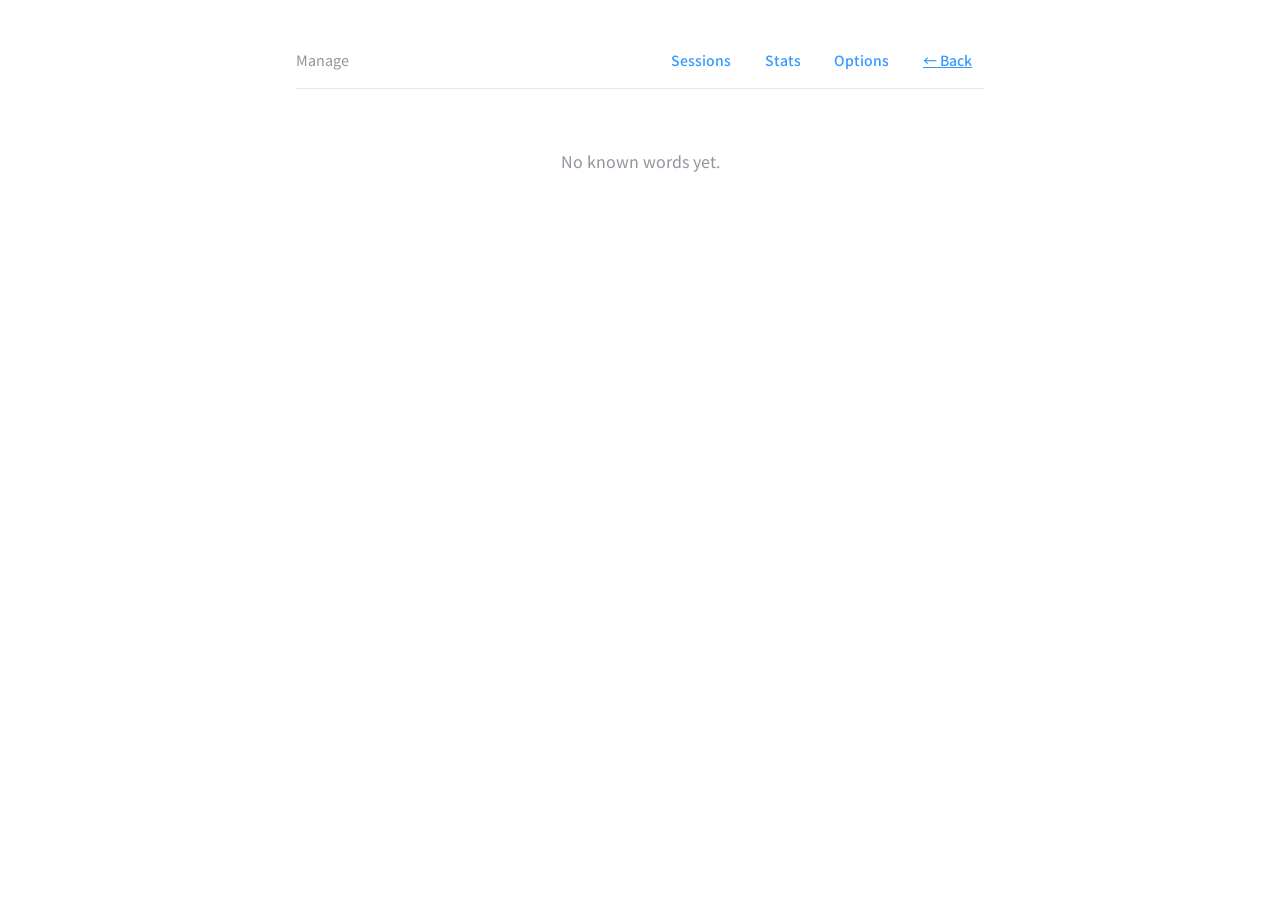
<file: library.html>
<!DOCTYPE html>
<html lang="en">
<head>
  <meta charset="UTF-8">
  <meta name="viewport" content="width=device-width, initial-scale=1.0">
  <title>Prexpose – Manage Words</title>
  <link rel="preconnect" href="https://fonts.googleapis.com">
  <link rel="preconnect" href="https://fonts.gstatic.com" crossorigin>
  <link href="https://fonts.googleapis.com/css2?family=Noto+Sans+JP:wght@400;500;700&display=swap" rel="stylesheet">
  <link rel="stylesheet" href="styles.css">
  <link rel="icon" type="image/png" sizes="32x32" href="favicon.png">
  <link rel="icon" type="image/png" sizes="16x16" href="favicon-16x16.png">
  <link rel="apple-touch-icon" sizes="180x180" href="apple-touch-icon.png">
  <script>(function(){var t=localStorage.getItem('primerTheme');if(t!=='light')document.documentElement.classList.add(t||'red')})()</script>
</head>
<body>
  <div class="app">
    <section class="status-bar">
      <span class="stat">Manage</span>
      <span class="bar-spacer"></span>
      <a href="sessions.html" class="btn btn-text">Sessions</a>
      <a href="stats.html" class="btn btn-text">Stats</a>
      <a href="options.html" class="btn btn-text">Options</a>
      <a href="index.html" class="btn btn-text btn-back">&larr; Back</a>
    </section>

    <div id="libraryList" class="word-list"></div>
    <div id="libraryEmpty" class="empty-state">
      <p>No known words yet.</p>
    </div>
  </div>

  <script type="module" src="src/manage.js"></script>
</body>
</html>
</file>
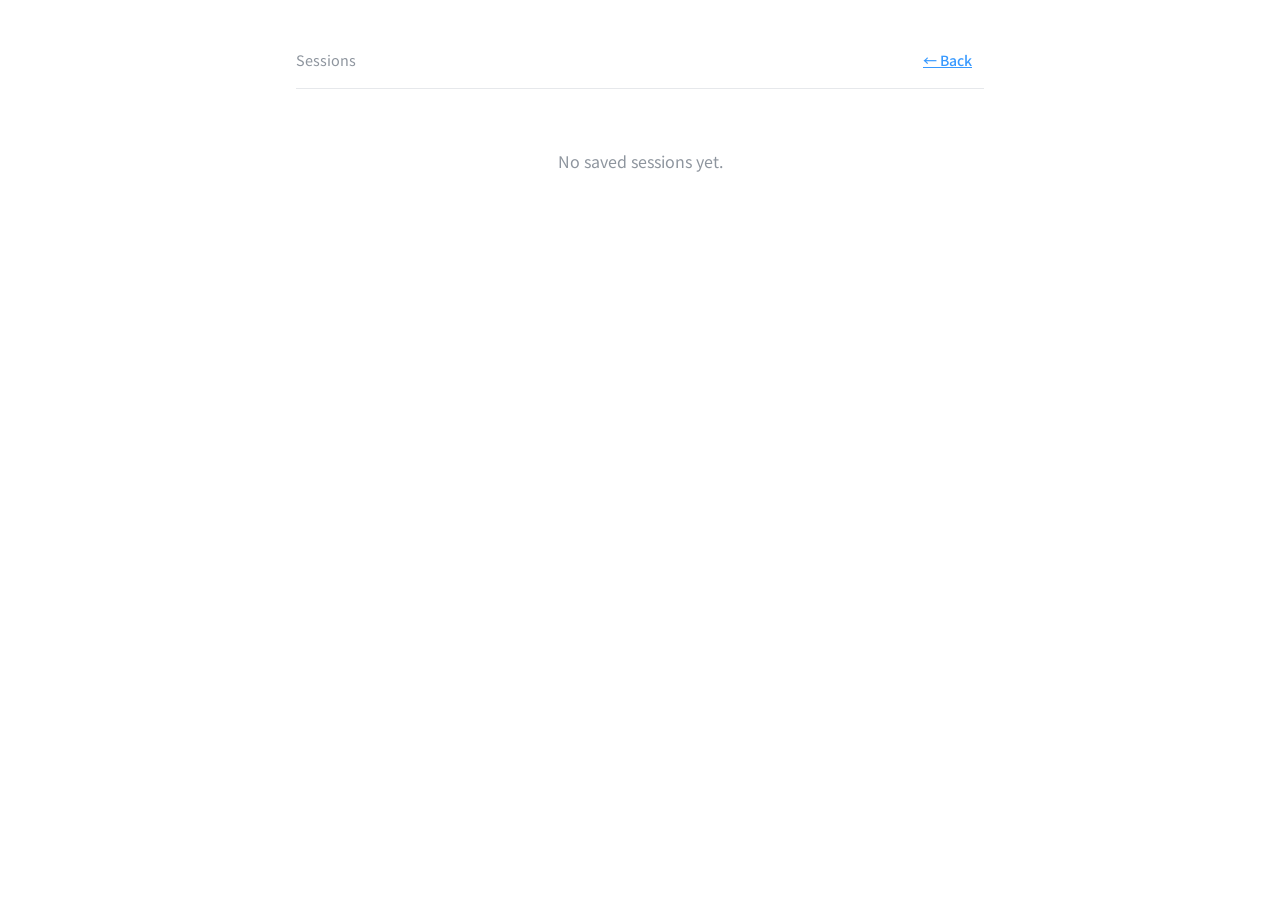
<file: sessions.html>
<!DOCTYPE html>
<html lang="en">
<head>
  <meta charset="UTF-8">
  <meta name="viewport" content="width=device-width, initial-scale=1.0">
  <title>Prexpose – Sessions</title>
  <link rel="preconnect" href="https://fonts.googleapis.com">
  <link rel="preconnect" href="https://fonts.gstatic.com" crossorigin>
  <link href="https://fonts.googleapis.com/css2?family=Noto+Sans+JP:wght@400;500;700&display=swap" rel="stylesheet">
  <link rel="stylesheet" href="styles.css">
  <link rel="icon" type="image/png" sizes="32x32" href="favicon.png">
  <link rel="icon" type="image/png" sizes="16x16" href="favicon-16x16.png">
  <link rel="apple-touch-icon" sizes="180x180" href="apple-touch-icon.png">
  <script>(function(){var t=localStorage.getItem('primerTheme');if(t!=='light')document.documentElement.classList.add(t||'red')})()</script>
</head>
<body>
  <div class="app">
    <section class="status-bar">
      <span class="stat">Sessions</span>
      <span class="bar-spacer"></span>
      <a href="library.html" class="btn btn-text btn-back">&larr; Back</a>
    </section>

    <div id="sessionList" class="word-list"></div>
    <div id="sessionEmpty" class="empty-state">
      <p>No saved sessions yet.</p>
    </div>
  </div>

  <script type="module" src="src/sessions.js"></script>
</body>
</html>
</file>
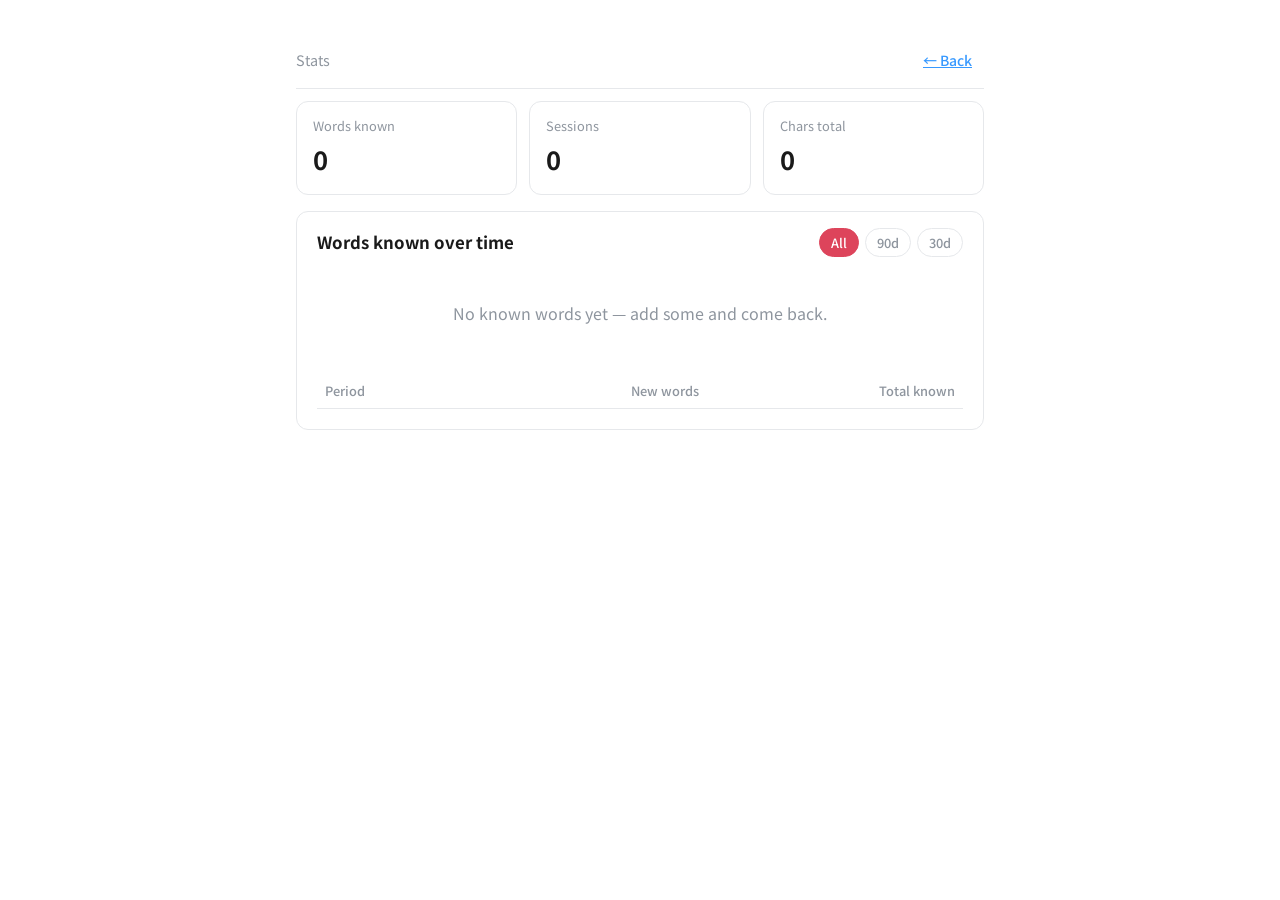
<file: stats.html>
<!DOCTYPE html>
<html lang="en">
<head>
  <meta charset="UTF-8">
  <meta name="viewport" content="width=device-width, initial-scale=1.0">
  <title>Prexpose – Stats</title>
  <link rel="preconnect" href="https://fonts.googleapis.com">
  <link rel="preconnect" href="https://fonts.gstatic.com" crossorigin>
  <link href="https://fonts.googleapis.com/css2?family=Noto+Sans+JP:wght@400;500;700&display=swap" rel="stylesheet">
  <link rel="stylesheet" href="styles.css">
  <link rel="icon" type="image/png" sizes="32x32" href="favicon.png">
  <link rel="icon" type="image/png" sizes="16x16" href="favicon-16x16.png">
  <link rel="apple-touch-icon" sizes="180x180" href="apple-touch-icon.png">
  <script>(function(){var t=localStorage.getItem('primerTheme');if(t!=='light')document.documentElement.classList.add(t||'red')})()</script>
</head>
<body>
  <div class="app">
    <section class="status-bar">
      <span class="stat">Stats</span>
      <span class="bar-spacer"></span>
      <a href="library.html" class="btn btn-text btn-back">&larr; Back</a>
    </section>

    <section class="kpi-row">
      <div class="stat-tile">
        <span class="stat-tile-label">Words known</span>
        <span id="kpiKnown" class="stat-tile-value">0</span>
      </div>
      <div class="stat-tile">
        <span class="stat-tile-label">Sessions</span>
        <span id="kpiSessions" class="stat-tile-value">0</span>
      </div>
      <div class="stat-tile">
        <span class="stat-tile-label">Chars total</span>
        <span id="kpiChars" class="stat-tile-value">0</span>
      </div>
    </section>

    <section class="chart-card">
      <div class="chart-head">
        <h3>Words known over time</h3>
        <div class="chart-filters" id="chartFilters">
          <button type="button" data-range="" class="range-btn range-btn--active">All</button>
          <button type="button" data-range="90" class="range-btn">90d</button>
          <button type="button" data-range="30" class="range-btn">30d</button>
        </div>
      </div>
      <div id="chart" class="chart"></div>
      <div id="chartEmpty" class="chart-empty hidden">
        <p>No known words yet — add some and come back.</p>
      </div>
      <div class="chart-table-wrap">
        <table class="stats-table">
          <thead>
            <tr><th>Period</th><th>New words</th><th>Total known</th></tr>
          </thead>
          <tbody id="statsTableBody"></tbody>
        </table>
      </div>
    </section>
  </div>

  <script type="module" src="src/stats.js"></script>
</body>
</html>
</file>
<file: styles.css>
*,
*::before,
*::after {
  box-sizing: border-box;
  margin: 0;
  padding: 0;
}

/* Light is the default (no class on <html>). Single accent: a toned-down
   steel blue; the neutrals are cool gray to sit with it. Bg stays pure white. */
:root {
  --bg: #ffffff;
  --surface: #ffffff;
  --border: #e3e7eb;
  --text: #1a1a1a;
  --text-muted: #8b94a3;
  --primary: #4a7ba6;
  --primary-hover: #3d6890;
  --primary-alt: #4a7ba6;
  --danger: #c45353;
  --danger-hover: #b04444;
  --drop-bg: #f4f6f9;
  --added-bg: #eef1f5;
  --added-hover: #e4e9ef;
  --flagged-bg: #edf3f8;
  --flagged-hover: #e1eaf2;
  --btn-text: #fff;
  --radius: 12px;
  --radius-sm: 8px;
  --chart-line: #4a7ba6;
  --chart-area: rgba(74, 123, 166, 0.12);
  --chart-grid: #e3e7eb;
  --chart-axis: #8b94a3;
}

.red {
	--bg: #fff;
	--surface: #fff;
	--border: #e6e8eb;
	--text: #1a1a1a;
	--text-muted: #8e959e;
	--primary: #dd445b;
	--primary-hover: #c22e51;
	--primary-alt: #3799ff;
	--danger: #c45353;
	--danger-hover: #b04444;
	--drop-bg: #f6f1ff;
	--added-bg: #fff1f1;
	--added-hover: #fff1f1;
	--flagged-bg: #eeedff;
	--flagged-hover: #e9ebff;
	--btn-text: #ffffff;
	--btn-secondary-bg: #ffffff;
	--btn-secondary-border: #000;
	--btn-secondary-hover: #f1f1fa;
	--surface-raised: #fff;
	--chart-line: #ff3d59;
	--chart-area: rgba(255, 61, 89, 0.13);
	--chart-grid: #e6e8eb;
	--chart-axis: #8e959e;
}

.dark {
  --bg: #1a1a1a;
  --surface: #222222;
  --border: #333333;
  --text: #e5e5e5;
  --text-muted: #777777;
  --primary: #6b7db3;
  --primary-hover: #7d8fc4;
  --primary-alt: #6b7db3;
  --danger: #c45353;
  --danger-hover: #d46868;
  --drop-bg: #2a2a2a;
  --added-bg: #2a2a2a;
  --added-hover: #333333;
  --flagged-bg: #262b36;
  --flagged-hover: #2e3442;
  --btn-text: #1a1a1a;
  --btn-secondary-bg: #333333;
  --btn-secondary-border: #555555;
  --btn-secondary-hover: #444444;
  --surface-raised: #2e2e2e;
  --chart-line: #8ea0d6;
  --chart-area: rgba(142, 160, 214, 0.16);
  --chart-grid: #333333;
  --chart-axis: #777777;
}

/* Nord: soft arctic palette */
.nord {
  --bg: #2e3440;
  --surface: #3b4252;
  --border: #434c5e;
  --text: #d8dee9;
  --text-muted: #8a93a5;
  --primary: #88c0d0;
  --primary-hover: #9fd1de;
  --primary-alt: #88c0d0;
  --danger: #bf616a;
  --danger-hover: #ce7079;
  --drop-bg: #434c5e;
  --added-bg: #4c566a;
  --added-hover: #434c5e;
  --flagged-bg: #39414f;
  --flagged-hover: #414b5c;
  --btn-text: #2e3440;
  --btn-secondary-bg: #434c5e;
  --btn-secondary-border: #4c566a;
  --btn-secondary-hover: #4c566a;
  --surface-raised: #4c566a;
  --chart-line: #88c0d0;
  --chart-area: rgba(136, 192, 208, 0.16);
  --chart-grid: #434c5e;
  --chart-axis: #8a93a5;
}

/* Sepia: warm paper */
.sepia {
  --bg: #f1e8d4;
  --surface: #faf3e2;
  --border: #ddcfae;
  --text: #40341f;
  --text-muted: #8d7c5e;
  --primary: #a0652f;
  --primary-hover: #8d5626;
  --primary-alt: #a0652f;
  --danger: #b0503a;
  --danger-hover: #9c4632;
  --drop-bg: #e9ddc2;
  --added-bg: #e9ddc2;
  --added-hover: #dfd0ae;
  --flagged-bg: #e9e4d6;
  --flagged-hover: #ded7c5;
  --btn-text: #faf3e2;
  --btn-secondary-bg: #e9ddc2;
  --btn-secondary-border: #d5c7a8;
  --btn-secondary-hover: #ddd0b1;
  --surface-raised: #faf3e2;
  --chart-line: #a0652f;
  --chart-area: rgba(160, 101, 47, 0.14);
  --chart-grid: #ddcfae;
  --chart-axis: #8d7c5e;
}

html {
  font-size: 16px;
}

body {
  font-family: "Noto Sans JP", "Hiragino Sans", "Yu Gothic", -apple-system, BlinkMacSystemFont, "Segoe UI", sans-serif;
  background: var(--bg);
  color: var(--text);
  line-height: 1.6;
  min-height: 100vh;
}

.app {
  max-width: 720px;
  margin: 0 auto;
  padding: 2rem 1rem;
}

/* Top Bar */
.top-bar {
  display: flex;
  align-items: center;
  gap: 0.4rem;
  padding: 0.5rem 0;
  margin-bottom: 0.75rem;
  border-bottom: 1px solid var(--border);
  flex-wrap: wrap;
}

.clickable-stat {
  cursor: pointer;
  color: var(--primary-alt);
}

.clickable-stat:hover {
  text-decoration: underline;
}

/* Paste Section */
.paste-section {
  margin-bottom: 1rem;
}

.paste-header {
  margin-bottom: 0.4rem;
}

.paste-area {
  width: 100%;
  height: 180px;
  padding: 0.75rem;
  border: 1px solid var(--border);
  border-radius: var(--radius-sm);
  font-family: inherit;
  font-size: 0.95rem;
  resize: vertical;
  background: var(--surface);
  color: var(--text);
}

.paste-area:focus {
  outline: none;
  border-color: var(--primary);
}

.paste-buttons {
  display: flex;
  align-items: center;
  gap: 0.6rem;
  margin-top: 0.6rem;
}

/* Controls Bar */
.controls-bar {
  display: flex;
  align-items: center;
  gap: 0.75rem;
  padding: 0.6rem 0;
  margin-bottom: 1rem;
  border-bottom: 1px solid var(--border);
  flex-wrap: wrap;
}

.control-item {
  font-size: 0.85rem;
  color: var(--text-muted);
  display: flex;
  align-items: center;
  gap: 0.3rem;
  cursor: pointer;
}

.control-item select {
  font-family: inherit;
  font-size: 0.85rem;
  padding: 0.2rem 0.3rem;
  border: 1px solid var(--border);
  border-radius: 4px;
  background: var(--surface);
  color: var(--text);
  cursor: pointer;
  accent-color: var(--primary);
}

.control-item input[type="checkbox"] {
  cursor: pointer;
  accent-color: var(--primary);
}

/* Custom sort dropdown: replaces the native <select> so the open menu (and its
   highlighted option) follows the theme instead of the browser's blue. */
.custom-select {
  position: relative;
  display: inline-block;
}

.custom-select-btn {
  font-family: inherit;
  font-size: 0.85rem;
  padding: 0.2rem 1.4rem 0.2rem 0.35rem;
  border: 1px solid var(--border);
  border-radius: 4px;
  background: var(--surface);
  color: var(--text);
  cursor: pointer;
  position: relative;
  line-height: 1.4;
}

.custom-select-btn::after {
  content: "▾";
  position: absolute;
  right: 0.4rem;
  top: 50%;
  transform: translateY(-50%);
  font-size: 0.7rem;
  color: var(--text-muted);
  pointer-events: none;
}

.custom-select-menu {
  position: absolute;
  top: calc(100% + 4px);
  left: 0;
  min-width: 100%;
  background: var(--surface);
  border: 1px solid var(--border);
  border-radius: var(--radius-sm);
  box-shadow: 0 8px 24px rgba(0, 0, 0, 0.15);
  list-style: none;
  margin: 0;
  padding: 0.25rem;
  z-index: 300;
}

.custom-select-option {
  font-size: 0.85rem;
  padding: 0.35rem 0.6rem;
  border-radius: 4px;
  color: var(--text);
  cursor: pointer;
  white-space: nowrap;
}

.custom-select-option:hover {
  background: var(--drop-bg);
}

.custom-select-option[aria-selected="true"] {
  color: var(--primary);
  font-weight: 600;
}

/* Status Bar */
.status-bar {
  display: flex;
  align-items: center;
  gap: 0.6rem;
  padding: 0.6rem 0;
  margin-bottom: 0.75rem;
  border-bottom: 1px solid var(--border);
  flex-wrap: wrap;
}

/* Action bar (manage view): room for current and future buttons */
.action-bar {
  display: flex;
  align-items: center;
  gap: 0.6rem;
  padding: 0.6rem 0;
  margin-bottom: 1rem;
  flex-wrap: wrap;
}

/* Theme popup options */
.theme-options {
  display: flex;
  flex-direction: column;
  gap: 0.35rem;
}

.theme-option {
  display: flex;
  align-items: center;
  gap: 0.75rem;
  width: 100%;
  padding: 0.6rem 0.75rem;
  border: 1px solid var(--border);
  border-radius: var(--radius-sm);
  background: var(--surface);
  color: var(--text);
  font-family: inherit;
  font-size: 0.95rem;
  font-weight: 500;
  cursor: pointer;
  text-align: left;
  transition: background 0.15s, border-color 0.15s;
}

.theme-option:hover {
  background: var(--drop-bg);
}

.theme-option--active {
  border-color: var(--primary);
}

.theme-swatch {
  width: 26px;
  height: 26px;
  border-radius: 6px;
  border: 1px solid var(--border);
  flex-shrink: 0;
}

.theme-swatch[data-theme="light"]     { background: #ffffff; }
.theme-swatch[data-theme="red"]       { background: #ffffff; }
.theme-swatch[data-theme="dark"]      { background: #1a1a1a; }
.theme-swatch[data-theme="nord"]      { background: #2e3440; }
.theme-swatch[data-theme="sepia"]     { background: #f1e8d4; }

.theme-option-label {
  flex: 1;
}

.theme-check {
  color: var(--primary);
  font-weight: 700;
  width: 1.2em;
  text-align: center;
}

/* --- Options view --- */
.options-section {
  padding: 1.25rem;
  margin-bottom: 1.25rem;
  background: var(--surface);
  border: 1px solid var(--border);
  border-radius: var(--radius);
}

.options-title {
  font-size: 1rem;
  font-weight: 700;
  margin-bottom: 0.75rem;
}

.options-hint {
  margin-bottom: 0.75rem;
}

.options-status {
  margin-bottom: 0.75rem;
}

.options-actions {
  display: flex;
  align-items: center;
  gap: 0.6rem;
  flex-wrap: wrap;
}

.options-hint a {
  color: var(--primary-alt);
}

.options-hint code {
  font-size: 0.85em;
}

/* --- Stats view --- */
.kpi-row {
  display: flex;
  gap: 0.75rem;
  margin-bottom: 1rem;
  flex-wrap: wrap;
}

.stat-tile {
  flex: 1;
  min-width: 120px;
  background: var(--surface);
  border: 1px solid var(--border);
  border-radius: var(--radius);
  padding: 0.85rem 1rem;
  display: flex;
  flex-direction: column;
  gap: 0.2rem;
}

.stat-tile-label {
  font-size: 0.8rem;
  color: var(--text-muted);
}

.stat-tile-value {
  font-size: 1.6rem;
  font-weight: 700;
  font-variant-numeric: tabular-nums;
}

.chart-card {
  background: var(--surface);
  border: 1px solid var(--border);
  border-radius: var(--radius);
  padding: 1rem 1.25rem 1.25rem;
}

.chart-head {
  display: flex;
  align-items: center;
  justify-content: space-between;
  gap: 1rem;
  flex-wrap: wrap;
  margin-bottom: 0.75rem;
}

.chart-head h3 {
  font-size: 1.05rem;
  font-weight: 700;
}

.chart-filters {
  display: flex;
  gap: 0.35rem;
}

.range-btn {
  font-family: inherit;
  font-size: 0.8rem;
  font-weight: 500;
  padding: 0.25rem 0.7rem;
  border: 1px solid var(--border);
  border-radius: 999px;
  background: var(--surface);
  color: var(--text-muted);
  cursor: pointer;
}

.range-btn:hover {
  color: var(--text);
}

.range-btn--active {
  background: var(--primary);
  border-color: var(--primary);
  color: var(--btn-text);
}

.chart {
  position: relative;
  width: 100%;
}

.stats-chart {
  display: block;
}

.chart-grid {
  stroke: var(--chart-grid);
  stroke-width: 1;
}

.chart-axis-label {
  fill: var(--chart-axis);
  font-size: 11px;
  font-family: inherit;
}

.chart-area {
  fill: var(--chart-area);
  stroke: none;
}

.chart-line {
  fill: none;
  stroke: var(--chart-line);
  stroke-width: 2;
  stroke-linejoin: round;
  stroke-linecap: round;
}

.chart-dot {
  fill: var(--chart-line);
  stroke: var(--surface);
  stroke-width: 2;
}

.chart-end-label {
  fill: var(--text);
  font-size: 12px;
  font-weight: 600;
  font-family: inherit;
}

.chart-crosshair {
  stroke: var(--chart-line);
  stroke-width: 1;
  stroke-dasharray: 3 3;
  opacity: 0.7;
}

.chart-tip {
  position: absolute;
  background: var(--surface-raised, var(--surface));
  border: 1px solid var(--border);
  border-radius: var(--radius-sm);
  padding: 0.35rem 0.6rem;
  font-size: 0.8rem;
  color: var(--text);
  white-space: nowrap;
  pointer-events: none;
  z-index: 5;
}

.chart-empty {
  padding: 2rem 1rem;
  text-align: center;
  color: var(--text-muted);
}

.chart-table-wrap {
  margin-top: 1rem;
  max-height: 320px;
  overflow-y: auto;
}

.stats-table {
  width: 100%;
  border-collapse: collapse;
  font-size: 0.85rem;
}

.stats-table th,
.stats-table td {
  text-align: right;
  padding: 0.4rem 0.5rem;
  border-bottom: 1px solid var(--border);
  font-variant-numeric: tabular-nums;
}

.stats-table th:first-child,
.stats-table td:first-child {
  text-align: left;
}

.stats-table th {
  color: var(--text-muted);
  font-weight: 500;
  font-size: 0.8rem;
  position: sticky;
  top: 0;
  background: var(--surface);
}

.stat {
  font-size: 0.9rem;
  color: var(--text-muted);
}

.bar-spacer {
  flex: 1;
}

/* Right-aligned stat in the controls bar */
.new-pct {
  margin-left: auto;
  color: var(--text);
  font-weight: 500;
}

/* Buttons */
.btn {
  padding: 0.45rem 1rem;
  border: none;
  border-radius: var(--radius-sm);
  font-size: 0.875rem;
  font-weight: 500;
  cursor: pointer;
  transition: background 0.15s, opacity 0.15s, color 0.15s;
  font-family: inherit;
  display: inline-flex;
  align-items: center;
  justify-content: center;
  text-decoration: none;
}

.btn:active {
  transform: scale(0.97);
}

.btn-text {
  background: none;
  border: none;
  color: var(--primary-alt);
  padding: 0.45rem 0.75rem;
  font-size: 0.875rem;
  font-weight: 500;
  cursor: pointer;
  font-family: inherit;
  border-radius: var(--radius-sm);
  text-decoration: none;
}

/* Keep the "back" navigation links underlined as links */
.btn-back {
  text-decoration: underline;
}

.btn-text:hover {
  background: var(--drop-bg);
}

.btn-text-danger {
  color: var(--primary);
}

.btn-text-danger:hover {
  background: var(--primary);
  color: var(--btn-text);
}

.btn-secondary {
  background: var(--btn-secondary-bg, var(--bg));
  color: var(--text);
  border: 1px solid var(--btn-secondary-border, var(--border));
}

.btn-secondary:hover {
  background: var(--btn-secondary-hover, var(--border));
}

.btn-undo-text {
  background: none;
  border: none;
  color: var(--primary);
  padding: 0.45rem 1rem;
  font-size: 0.875rem;
  font-weight: 500;
  cursor: pointer;
  font-family: inherit;
  border-radius: var(--radius-sm);
}

.btn-undo-text:hover {
  background: var(--primary);
  color: var(--btn-text);
}

.btn-add {
  background: var(--primary);
  color: var(--btn-text);
  white-space: nowrap;
}

.btn-add:hover {
  background: var(--primary-hover);
}

/* Word Section */
.word-section {
  background: var(--surface);
  border: 1px solid var(--border);
  border-radius: var(--radius);
  overflow: hidden;
}

.word-list {
  /* flows naturally in page */
}

.word-item {
  display: flex;
  align-items: center;
  justify-content: space-between;
  gap: 1rem;
  padding: 0.75rem 1.25rem;
  border-bottom: 1px solid var(--border);
}

.word-item:last-child {
  border-bottom: none;
}

/* Virtualized lists: rows are fixed-height; clip wrapped content so absolute
   positioning stays uniform. The [data-last] row keeps its border removed. */
.vlist .word-item {
  overflow: hidden;
}

.vlist .word-item[data-last] {
  border-bottom: none;
}

.word-item:hover {
  background: var(--bg);
}

.word-item--added {
  background: var(--added-bg);
}

.word-item--added:hover {
  background: var(--added-hover);
}

.word-item--flagged {
  background: var(--flagged-bg);
  box-shadow: inset 3px 0 0 var(--primary);
}

.word-item--flagged:hover {
  background: var(--flagged-hover);
}

.word-text {
  font-size: 1.25rem;
  font-weight: 500;
  word-break: break-all;
}

.word-actions {
  display: flex;
  align-items: center;
  gap: 0.5rem;
  flex-shrink: 0;
}

.word-right {
  display: flex;
  align-items: center;
  gap: 0.5rem;
  flex-shrink: 0;
}

.word-label {
  display: flex;
  align-items: center;
  gap: 0.6rem;
  min-width: 0;
}

.word-freq {
  font-size: 0.75rem;
  color: var(--text-muted);
  flex-shrink: 0;
  font-variant-numeric: tabular-nums;
  min-width: 2.2em;
}

.word-rank {
  font-size: 0.75rem;
  color: var(--text-muted);
  flex-shrink: 0;
  font-variant-numeric: tabular-nums;
  min-width: 3em;
}

/* Library word date */
.word-date {
  font-size: 0.8rem;
  color: var(--text-muted);
  flex-shrink: 0;
}

/* Session row: source label (file name / first words) above a stats line */
.session-label {
  display: flex;
  flex-direction: column;
  gap: 0.15rem;
  min-width: 0;
}

.session-sub {
  font-size: 0.8rem;
  color: var(--text-muted);
  font-variant-numeric: tabular-nums;
}

/* Empty State */
.empty-state {
  text-align: center;
  padding: 3rem 1rem;
  color: var(--text-muted);
}

/* View switching */
.hidden {
  display: none !important;
}

/* -- Modal -- */
.modal {
  position: fixed;
  inset: 0;
  z-index: 100;
  display: flex;
  align-items: center;
  justify-content: center;
}

.modal-backdrop {
  position: absolute;
  inset: 0;
  background: rgba(0, 0, 0, 0.4);
}

.modal-content {
  position: relative;
  background: var(--surface);
  border: 1px solid var(--border);
  border-radius: var(--radius);
  max-width: 560px;
  width: 90%;
  max-height: 80vh;
  display: flex;
  flex-direction: column;
  box-shadow: 0 8px 32px rgba(0, 0, 0, 0.15);
}

.modal-content-wide {
  max-width: 800px;
}

/* Word-context (More) modal: big, but stays an overlay so going back to the
   word list is just closing it. */
.modal-content-context {
  max-width: 1000px;
  width: 95%;
  height: 85vh;
  max-height: none;
}

/* Word title + sentences inside the context modal: a bit larger than the
   rest of the app for readability, but on a consistent scale (title ~1.7rem,
   sentences ~1.25rem) so the header meta and row chips don't look dwarfed. */
.modal-content-context .modal-header h2 {
  font-size: 1.7rem;
  line-height: 1.25;
  overflow-wrap: anywhere;
  word-break: break-word;
}

.modal-content-context .sentence-item {
  font-size: 1.25rem;
  line-height: 1.7;
  padding: 0.7rem 0;
}

.modal-content-context .sentence-meta {
  font-size: 0.9rem;
  /* Match the sentence text's half-leading so the small meta lines up with
     the first line of the Japanese sentence instead of floating above it. */
  padding-top: 0.4rem;
}

.modal-content-context .sentence-new,
.modal-content-context .sentence-time,
.modal-content-context .sentence-context-link {
  font-size: 0.8rem;
}

.modal-header {
  display: flex;
  align-items: center;
  justify-content: space-between;
  padding: 1rem 1.25rem;
  border-bottom: 1px solid var(--border);
}

.modal-header h2 {
  font-size: 1.3rem;
  font-weight: 700;
}

.modal-close {
  font-size: 1.3rem;
  line-height: 1;
  padding: 0.1rem 0.4rem;
  color: var(--text-muted);
}

.modal-close:hover {
  color: var(--text);
}

.modal-body {
  padding: 1rem 1.25rem;
  overflow-y: auto;
  flex: 1;
}

/* Sentence items in the word-context (More) modal */
.sentence-item--clickable {
  cursor: pointer;
}

.sentence-item--clickable .sentence-text {
  min-width: 0;
  flex: 1;
}

.sentence-item--clickable:hover .sentence-text {
  color: var(--primary);
}

.sentence-meta {
  display: flex;
  align-items: center;
  gap: 0.6rem;
  flex-shrink: 0;
  margin-left: 0.75rem;
}

.sentence-meta .sentence-time {
  margin-left: 0;
}

.sentence-new {
  font-size: 0.72rem;
  color: var(--text-muted);
  white-space: nowrap;
  background: var(--drop-bg);
  border-radius: 999px;
  padding: 0.1rem 0.5rem;
}

.sentence-context-link {
  font-size: 0.75rem;
  color: var(--text-muted);
  white-space: nowrap;
}

/* Only the hovered row's Context link takes the secondary accent. */
.sentence-item--clickable:hover .sentence-context-link {
  color: var(--primary-alt);
}

/* Context sub-view header (surrounding sentences of a clicked row) */
.context-subhead {
  display: flex;
  align-items: center;
  gap: 0.5rem;
  padding-bottom: 0.75rem;
  border-bottom: 1px solid var(--border);
  margin-bottom: 0.75rem;
}
.sentence-item {
  padding: 0.6rem 0;
  border-bottom: 1px solid var(--border);
  font-size: 1rem;
  line-height: 1.7;
}

.sentence-item:last-child {
  border-bottom: none;
}

.sentence-item {
  display: flex;
  justify-content: space-between;
  align-items: flex-start;
}

.sentence-time {
  flex-shrink: 0;
  font-size: 0.75rem;
  color: var(--text-muted);
  margin-left: 0.5rem;
  white-space: nowrap;
}

/* Download options */
.download-option {
  display: flex;
  align-items: center;
  justify-content: space-between;
  gap: 1rem;
  padding: 0.8rem 0;
  border-bottom: 1px solid var(--border);
}

.download-option:last-child {
  border-bottom: none;
}

.download-option-info {
  display: flex;
  flex-direction: column;
  gap: 0.15rem;
  min-width: 0;
}

.download-option-info strong {
  font-size: 0.95rem;
}

.no-context-msg {
  color: var(--text-muted);
  font-style: italic;
  padding: 1rem 0;
}

/* Upload Drop Zone */
.upload-drop-zone {
  border: 2px dashed var(--border);
  border-radius: var(--radius);
  padding: 2rem 1rem;
  text-align: center;
  cursor: pointer;
  transition: border-color 0.2s, background 0.2s;
  background: var(--surface);
}

.upload-drop-zone:hover {
  border-color: var(--primary);
  background: var(--drop-bg);
}

.upload-drop-zone.drag-over {
  border-color: var(--primary);
  background: var(--drop-bg);
}

.upload-drop-zone .drop-text {
  font-size: 1rem;
  font-weight: 500;
}

.upload-drop-zone .drop-hint {
  color: var(--text-muted);
  font-size: 0.85rem;
  margin-top: 0.25rem;
}

/* Quiz view */
.app--wide {
  max-width: 1100px;
}

.quiz-main {
  display: flex;
  flex-direction: column;
  gap: 1.5rem;
  padding: 1rem 0;
}

/* Word navigator: horizontal strip of clickable word blocks, no scrollbar.
   Spans the same width as the sentence card; content scrolls sideways with a
   dimmed edge (mask) instead of ellipsis. */
.quiz-nav {
  overflow: hidden;
  width: 100%;
}

.quiz-nav-strip {
  display: flex;
  align-items: center;
  gap: 0.75rem;
  overflow-x: auto;
  scrollbar-width: none;
  cursor: grab;
  user-select: none;
  -webkit-user-select: none;
  width: 100%;
  padding: 0.35rem 28px;
  position: relative;
}

.quiz-nav-strip::-webkit-scrollbar {
  display: none;
}

/* Flashcard cells: fixed height, the word centered as the hero, occ and rank
   as corner badges (rank top-left, occ bottom-right). No dict rank just leaves
   that corner empty. */
.quiz-nav-block {
  position: relative;
  font-family: inherit;
  min-width: 92px;
  height: 92px;
  display: flex;
  align-items: center;
  justify-content: center;
  border: 1px solid var(--border);
  border-radius: var(--radius);
  background: var(--surface);
  color: var(--text);
  cursor: pointer;
  flex-shrink: 0;
  transition: background 0.15s, border-color 0.15s, color 0.15s, opacity 0.15s;
}

.quiz-nav-rank {
  position: absolute;
  top: 6px;
  left: 10px;
  font-size: 0.72rem;
  color: var(--text-muted);
  font-variant-numeric: tabular-nums;
  line-height: 1;
}

.quiz-nav-word {
  font-size: 1.5rem;
  font-weight: 500;
  line-height: 1.15;
  text-align: center;
  max-width: 100%;
  padding: 0 10px;
  overflow-wrap: anywhere;
}

.quiz-nav-occ {
  position: absolute;
  bottom: 6px;
  right: 10px;
  font-size: 0.72rem;
  color: var(--text-muted);
  font-variant-numeric: tabular-nums;
  line-height: 1;
}

.quiz-nav-block:hover {
  background: var(--drop-bg);
}

.quiz-nav-block--current {
  border-color: var(--primary);
  background: var(--drop-bg);
  color: var(--primary);
  font-weight: 700;
}

.quiz-nav-block--added {
  background: var(--added-bg);
}

.quiz-nav-block--added:hover {
  background: var(--added-hover);
}

.quiz-nav-block--added.quiz-nav-block--current {
  color: var(--primary);
}

/* The sentence is the main content — fixed height so it never resizes and
   the edge zones stay put. */
.quiz-sentence-area {
  position: relative;
  background: var(--surface);
  border: 1px solid var(--border);
  border-radius: var(--radius);
  padding: 2.5rem max(12%, 4rem);
  height: 300px;
  display: flex;
  align-items: center;
  justify-content: center;
}

.quiz-sentence {
  font-size: 2rem;
  line-height: 1.75;
  text-align: center;
  max-height: 100%;
  overflow-y: auto;
}

/* Sentence nav: the left/right ~10% of the card is the whole-height click zone */
.quiz-sentence-zone {
  position: absolute;
  top: 0;
  bottom: 0;
  width: 10%;
  min-width: 48px;
  background: none;
  border: none;
  font-size: 2.4rem;
  line-height: 1;
  color: var(--text-muted);
  cursor: pointer;
  display: flex;
  align-items: center;
  justify-content: center;
  z-index: 2;
  border-radius: var(--radius);
}

.quiz-sentence-zone--left {
  left: 0;
}

.quiz-sentence-zone--right {
  right: 0;
}

.quiz-sentence-zone:hover:not(:disabled) {
  color: var(--text);
  background: var(--drop-bg);
}

.quiz-sentence-zone:disabled {
  opacity: 0.25;
  cursor: default;
}

.quiz-controls {
  display: flex;
  align-items: center;
  gap: 0.6rem;
  flex-wrap: wrap;
}

.quiz-sent-pos {
  font-size: 0.85rem;
  min-width: 0;
}

.quiz-controls .btn[disabled] {
  opacity: 0.4;
  cursor: default;
  transform: none;
}

/* Context popup content (the panel itself is the scroll container) */
.quiz-context-panel {
  display: flex;
  flex-direction: column;
  gap: 0.35rem;
  position: relative;
  max-height: 60vh;
  overflow-y: auto;
  padding: 1rem 1.25rem;
}

.context-line {
  font-size: 1.1rem;
  color: var(--text-muted);
  line-height: 1.6;
  padding: 0.3rem 0.5rem;
  border-radius: 6px;
}

.context-line--current {
  color: var(--btn-text);
  background: var(--primary);
  font-weight: 500;
}

/* Filters popup (shared by quiz, word-context, and word-list filters).
   A centered card that reuses the app's modal chrome for consistency. */
.quiz-filters-card {
  max-width: 440px;
  width: 92%;
}

.quiz-filters-body {
  overflow-y: auto;
  padding: 1.25rem;
  display: flex;
  flex-direction: column;
  gap: 0.85rem;
}

.quiz-filters-foot {
  padding: 0.75rem 1.25rem;
  border-top: 1px solid var(--border);
}

/* Each filter is its own little card */
.quiz-filter-block {
  display: flex;
  flex-direction: column;
  gap: 0.25rem;
  background: var(--surface);
  border: 1px solid var(--border);
  border-radius: var(--radius-sm);
  padding: 0.85rem 1rem;
}

.quiz-filter-block .control-item {
  font-size: 0.85rem;
}

.quiz-filter-label {
  font-size: 0.88rem;
  font-weight: 600;
  color: var(--text);
  display: flex;
  align-items: center;
  justify-content: space-between;
  gap: 0.5rem;
}

/* Filter value, shown as plain text in the label row */
.quiz-filter-val {
  font-size: 0.85rem;
  font-weight: 600;
  color: var(--text);
  font-variant-numeric: tabular-nums;
  white-space: nowrap;
}

/* Manual page-range inputs in the partial modal (typed page numbers stay in
   sync with the dual-range sliders) */
.partial-page-inputs {
  display: inline-flex;
  align-items: center;
  gap: 0.3rem;
}

.partial-num-input {
  width: 3.6rem;
  padding: 0.15rem 0.3rem;
  font-size: 0.85rem;
  font-variant-numeric: tabular-nums;
  color: var(--text);
  background: var(--bg);
  border: 1px solid var(--border);
  border-radius: var(--radius-sm);
  text-align: center;
}

.partial-num-input:focus {
  outline: none;
  border-color: var(--primary);
}

.partial-num-sep {
  color: var(--text-muted);
}

/* Dual-thumb range slider */
.dual-range {
  position: relative;
  height: 32px;
  margin: 0.25rem 0 0.1rem;
  touch-action: none;
}

.dual-range-track {
  position: absolute;
  left: 6px;
  right: 6px;
  top: 50%;
  height: 3px;
  transform: translateY(-50%);
  background: var(--border);
  border-radius: 2px;
}

.dual-range-fill {
  position: absolute;
  top: 0;
  bottom: 0;
  background: var(--primary);
  border-radius: 2px;
}

.dual-range-input {
  position: absolute;
  inset: 0;
  width: 100%;
  height: 100%;
  margin: 0;
  background: transparent;
  -webkit-appearance: none;
  appearance: none;
  pointer-events: none;
}

.dual-range-input::-webkit-slider-thumb {
  -webkit-appearance: none;
  appearance: none;
  width: 8px;
  height: 20px;
  border-radius: 2px;
  background: var(--surface);
  border: 2px solid var(--primary);
  box-shadow: 0 1px 4px rgba(0, 0, 0, 0.2);
  cursor: pointer;
  pointer-events: auto;
  transition: box-shadow 0.15s, transform 0.15s;
}

.dual-range-input::-webkit-slider-thumb:hover {
  transform: scale(1.08);
  box-shadow: 0 1px 6px rgba(0, 0, 0, 0.3);
}

.dual-range-input::-moz-range-thumb {
  width: 8px;
  height: 20px;
  border-radius: 2px;
  background: var(--surface);
  border: 2px solid var(--primary);
  box-shadow: 0 1px 4px rgba(0, 0, 0, 0.2);
  cursor: pointer;
  pointer-events: auto;
}

.dual-range-min {
  z-index: 3;
}

.dual-range-max {
  z-index: 2;
}

/* Time ruler under the Partial Extract time slider (dense major/minor ticks). */
.dual-ruler {
  position: relative;
  height: 18px;
  margin-top: 3px;
}

.dual-ruler-major {
  position: absolute;
  top: 0;
  transform: translateX(-50%);
  font-size: 0.68rem;
  line-height: 1;
  color: var(--text-muted);
  font-variant-numeric: tabular-nums;
  white-space: nowrap;
}

.dual-ruler-minor {
  position: absolute;
  bottom: 2px;
  width: 1px;
  height: 5px;
  transform: translateX(-50%);
  background: var(--border);
}

/* Partial Extract modal: wider than the compact filter cards. */
#partialModal .modal-content {
  max-width: 680px;
  width: 92%;
}

/* Partial-extract modal: boundary-context preview of the selected range.
   Shows the first/last subtitle cue or page in the range in two labeled
   boxes (Start / End), so the cut points can be verified cheaply. */
.partial-preview {
  display: grid;
  grid-template-columns: repeat(2, minmax(0, 1fr));
  gap: 0.5rem;
}

.partial-preview-box {
  border: 1px solid var(--border);
  border-radius: var(--radius-sm);
  background: var(--bg);
  padding: 0.6rem 0.75rem;
  /* Fixed height so the popup doesn't resize (and shake) as the boundary
     pages change while dragging the slider; long pages scroll inside. */
  height: 30vh;
  overflow-y: auto;
  min-width: 0;
}

.partial-preview-box--single {
  grid-column: 1 / -1;
}

.partial-preview-box-head {
  font-size: 0.72rem;
  font-weight: 600;
  color: var(--text-muted);
  text-transform: uppercase;
  letter-spacing: 0.05em;
  margin-bottom: 0.3rem;
}

.partial-cue {
  display: flex;
  gap: 0.6rem;
  align-items: flex-start;
  padding: 0.3rem 0;
}

.partial-cue + .partial-cue {
  border-top: 1px dashed var(--border);
}

.partial-cue-time {
  flex: none;
  font-size: 0.75rem;
  line-height: 1.6;
  color: var(--text-muted);
  font-variant-numeric: tabular-nums;
}

.partial-cue-text {
  line-height: 1.55;
  overflow-wrap: anywhere;
}

.partial-page {
  padding: 0.3rem 0;
}

.partial-page + .partial-page {
  border-top: 1px dashed var(--border);
}

.partial-page-head {
  font-size: 0.75rem;
  font-weight: 600;
  color: var(--text-muted);
  text-transform: uppercase;
  letter-spacing: 0.05em;
  margin-bottom: 0.25rem;
}

.partial-page-text {
  margin: 0;
  white-space: pre-wrap;
  font-family: inherit;
  font-size: 0.9rem;
  line-height: 1.55;
  overflow-wrap: anywhere;
  color: var(--text);
}

.partial-note {
  grid-column: 1 / -1;
  min-height: 1.2rem;
  line-height: 1.2rem;
  font-size: 0.8rem;
  color: var(--text-muted);
  text-align: center;
}

.partial-foot {
  display: flex;
  align-items: center;
  gap: 0.6rem;
  margin-top: 0.5rem;
  padding-top: 0.75rem;
  border-top: 1px solid var(--border);
}

/* Filter button stays on the secondary accent when active (it's a text
   button; active just means "a filter is set", not primary-red). */
.btn--active {
  color: var(--primary-alt);
  font-weight: 700;
}

.btn--active:hover {
  color: var(--primary-alt);
  background: var(--drop-bg);
}

/* Responsive */
@media (max-width: 500px) {
  .app {
    padding: 1rem 0.75rem;
  }

  .word-text {
    font-size: 1.1rem;
  }

  .quiz-sentence {
    font-size: 1.4rem;
  }

  .quiz-sentence-area {
    padding: 1.5rem max(12%, 2.75rem);
    height: 220px;
  }

  .quiz-nav-block {
    min-width: 72px;
    height: 76px;
  }

  .quiz-nav-word {
    font-size: 1.2rem;
    padding: 0 6px;
  }
}
</file>
